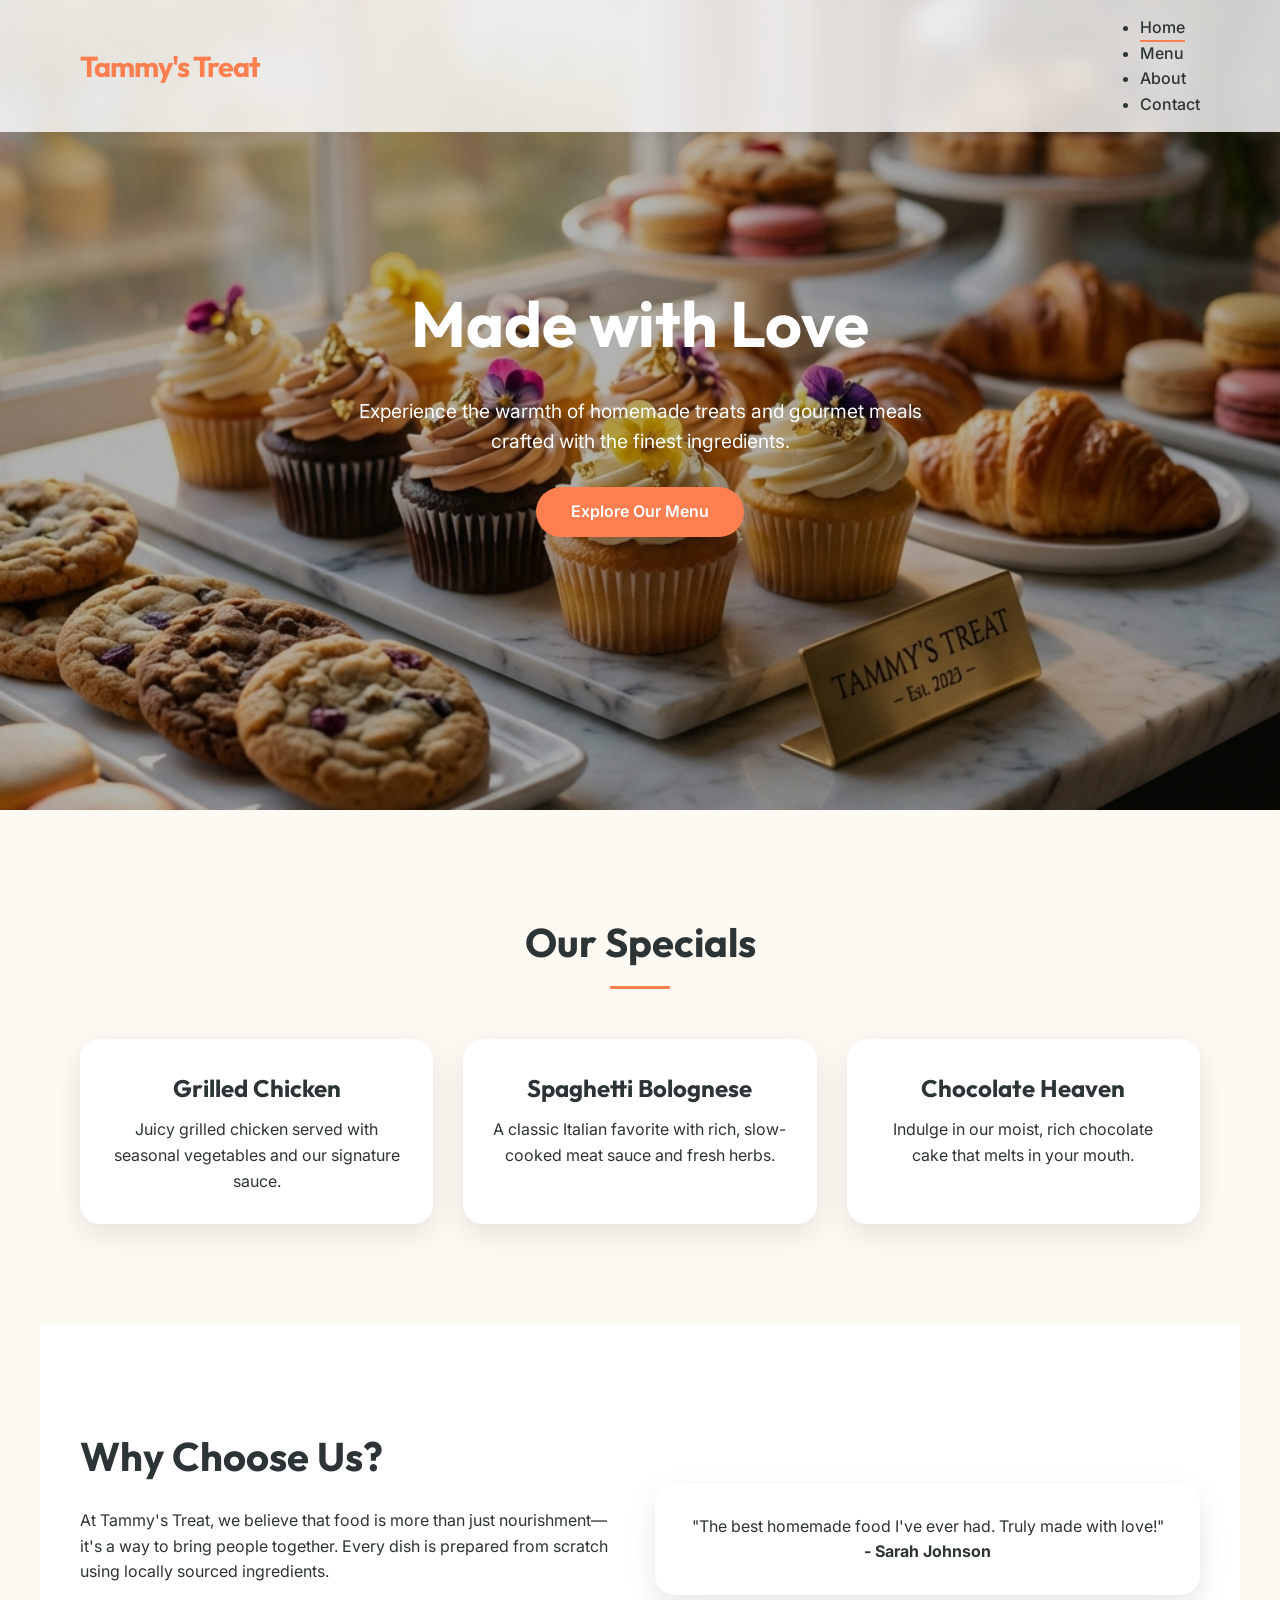
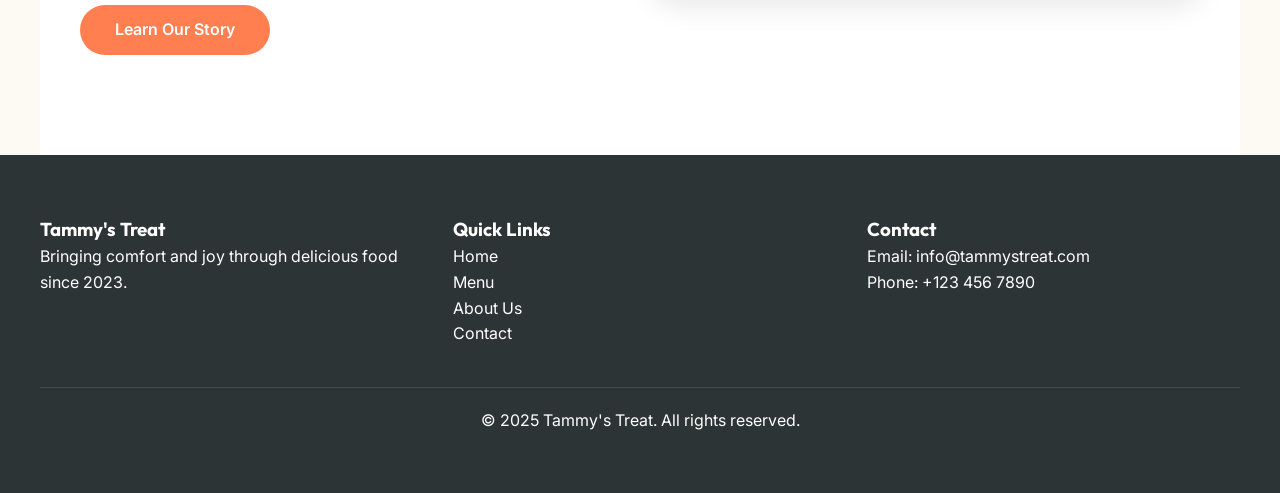
<file: index.html>
<!DOCTYPE html>
<html lang="en">

<head>
  <meta charset="UTF-8">
  <meta name="viewport" content="width=device-width, initial-scale=1.0">
  <meta name="description" content="Tammy's Treat - Delicious homemade meals and gourmet treats made with love.">
  <title>Tammy's Treat | Delicious Homemade Meals</title>
  <link rel="stylesheet" href="css/style.css">
</head>

<body>
  <header>
    <div class="nav-container">
      <a href="index.html" class="logo">Tammy's Treat</a>
      <nav>
        <ul>
          <li><a href="index.html" class="active">Home</a></li>
          <li><a href="menu.html">Menu</a></li>
          <li><a href="about.html">About</a></li>
          <li><a href="contact.html">Contact</a></li>
        </ul>
      </nav>
    </div>
  </header>

  <section class="hero">
    <div class="hero-content">
      <h1>Made with Love</h1>
      <p>Experience the warmth of homemade treats and gourmet meals crafted with the finest ingredients.</p>
      <a href="menu.html" class="btn">Explore Our Menu</a>
    </div>
  </section>

  <section class="section" id="featured">
    <h2 class="section-title">Our Specials</h2>
    <div class="grid">
      <div class="card">
        <h3>Grilled Chicken</h3>
        <p>Juicy grilled chicken served with seasonal vegetables and our signature sauce.</p>
      </div>
      <div class="card">
        <h3>Spaghetti Bolognese</h3>
        <p>A classic Italian favorite with rich, slow-cooked meat sauce and fresh herbs.</p>
      </div>
      <div class="card">
        <h3>Chocolate Heaven</h3>
        <p>Indulge in our moist, rich chocolate cake that melts in your mouth.</p>
      </div>
    </div>
  </section>

  <section class="section" style="background: #fff;">
    <div class="grid" style="align-items: center;">
      <div>
        <h2 style="font-size: 2.5rem; margin-bottom: 20px;">Why Choose Us?</h2>
        <p style="margin-bottom: 20px;">At Tammy's Treat, we believe that food is more than just nourishment—it's a way
          to bring people together. Every dish is prepared from scratch using locally sourced ingredients.</p>
        <a href="about.html" class="btn">Learn Our Story</a>
      </div>
      <div class="card">
        <p>"The best homemade food I've ever had. Truly made with love!"</p>
        <p><strong>- Sarah Johnson</strong></p>
      </div>
    </div>
  </section>

  <footer>
    <div class="footer-content">
      <div>
        <h3>Tammy's Treat</h3>
        <p>Bringing comfort and joy through delicious food since 2023.</p>
      </div>
      <div>
        <h3>Quick Links</h3>
        <ul style="list-style: none;">
          <li><a href="index.html" style="color: white; text-decoration: none;">Home</a></li>
          <li><a href="menu.html" style="color: white; text-decoration: none;">Menu</a></li>
          <li><a href="about.html" style="color: white; text-decoration: none;">About Us</a></li>
          <li><a href="contact.html" style="color: white; text-decoration: none;">Contact</a></li>
        </ul>
      </div>
      <div>
        <h3>Contact</h3>
        <p>Email: info@tammystreat.com</p>
        <p>Phone: +123 456 7890</p>
      </div>
    </div>
    <div class="footer-bottom">
      <p>&copy; 2025 Tammy's Treat. All rights reserved.</p>
    </div>
  </footer>
</body>

</html>
</file>
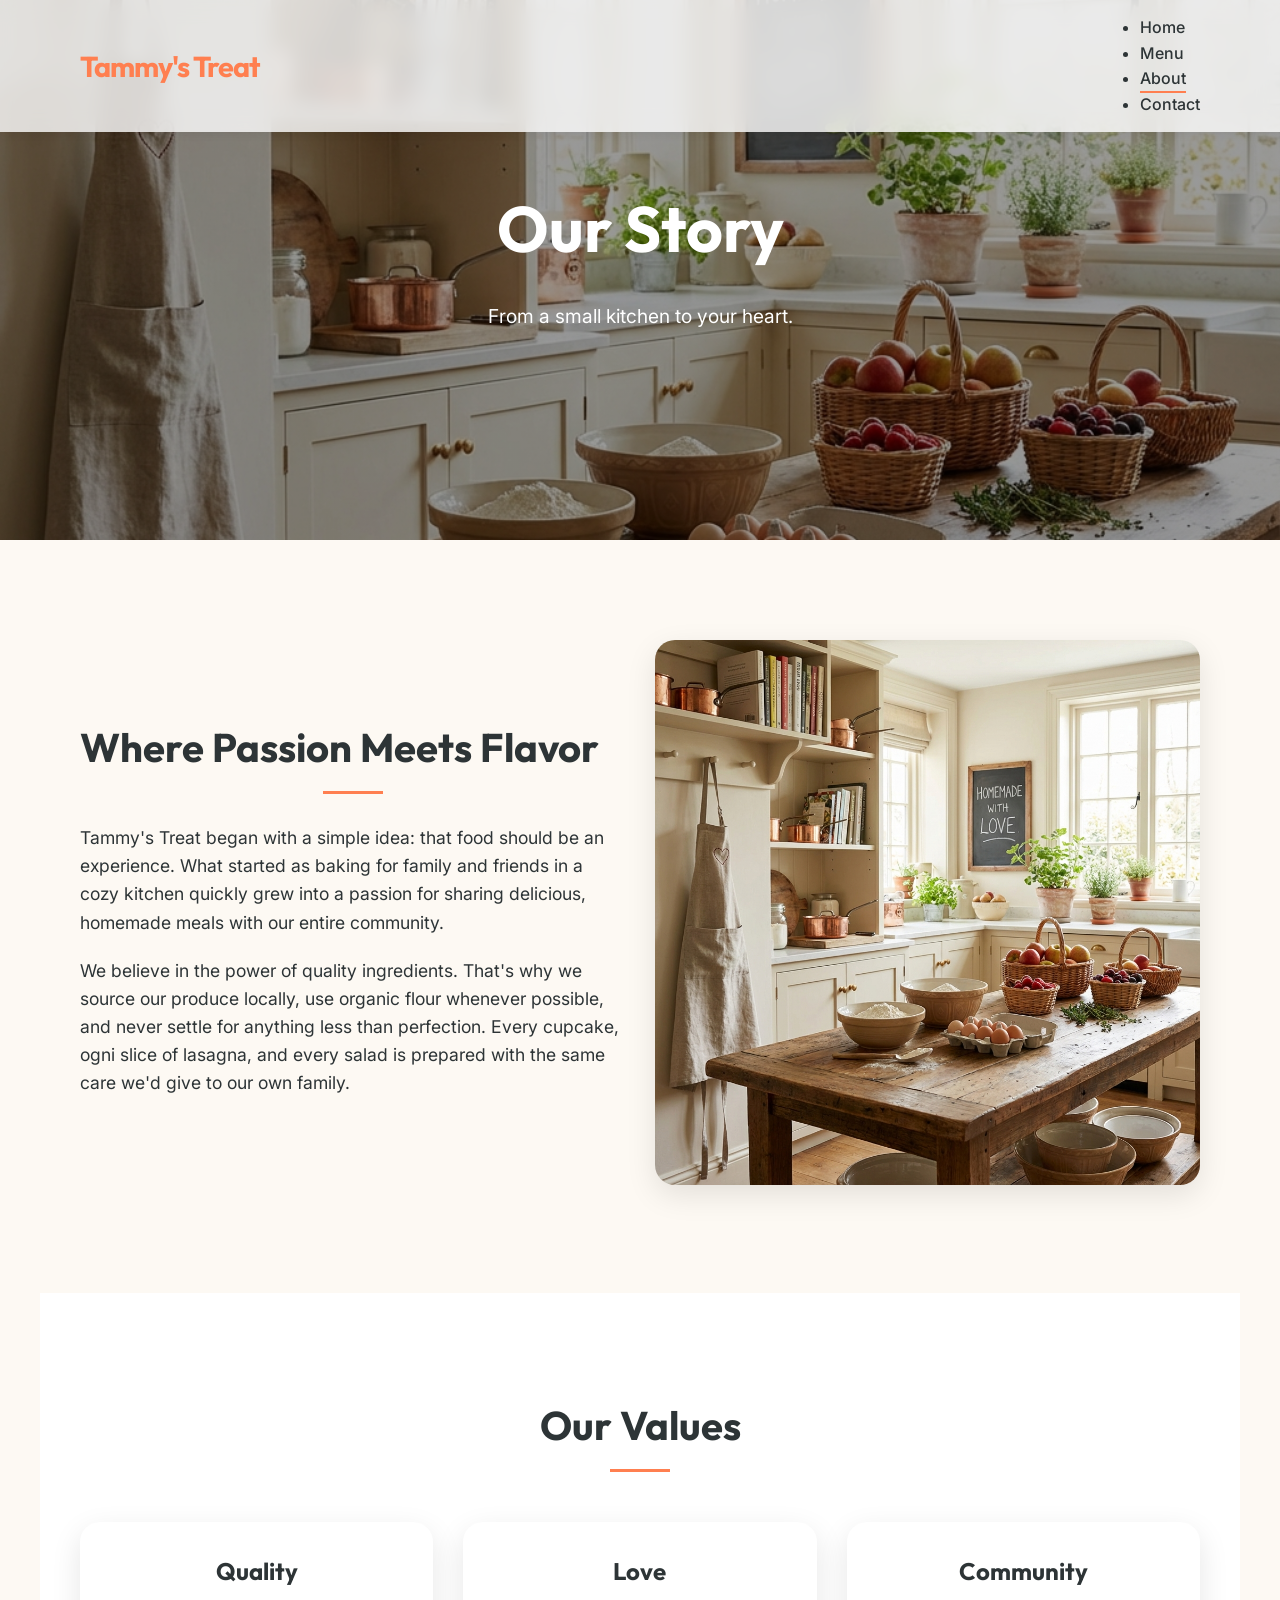
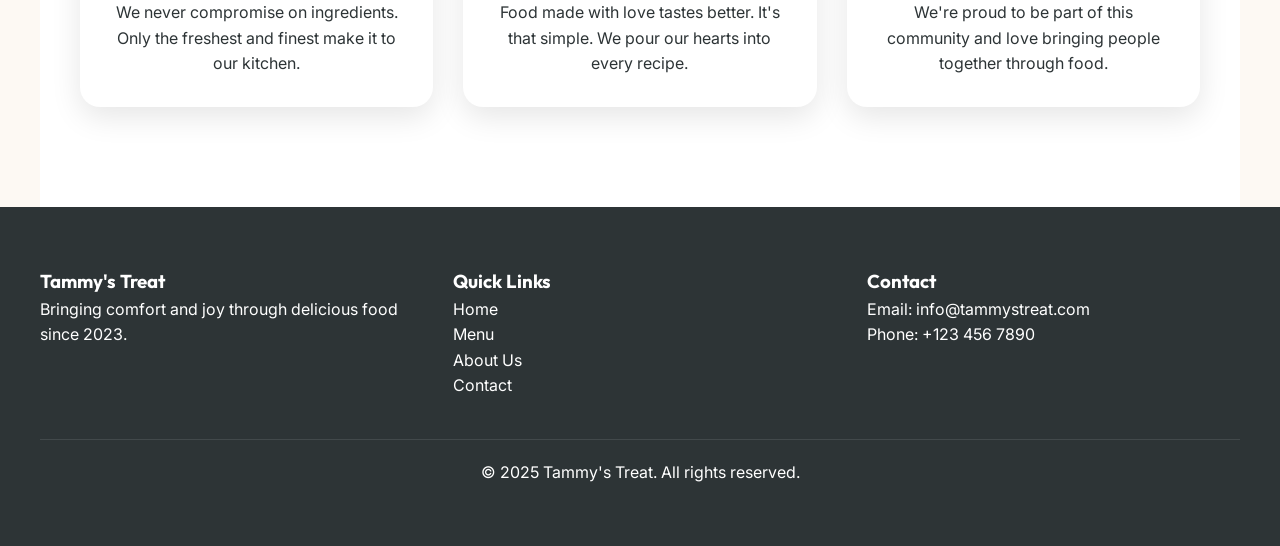
<file: about.html>
<!DOCTYPE html>
<html lang="en">

<head>
    <meta charset="UTF-8">
    <meta name="viewport" content="width=device-width, initial-scale=1.0">
    <meta name="description"
        content="Learn about Tammy's Treat - our story, our passion, and our commitment to quality.">
    <title>About Us | Tammy's Treat</title>
    <link rel="stylesheet" href="css/style.css">
</head>

<body>
    <header>
        <div class="nav-container">
            <a href="index.html" class="logo">Tammy's Treat</a>
            <nav>
                <ul>
                    <li><a href="index.html">Home</a></li>
                    <li><a href="menu.html">Menu</a></li>
                    <li><a href="about.html" class="active">About</a></li>
                    <li><a href="contact.html">Contact</a></li>
                </ul>
            </nav>
        </div>
    </header>

    <section class="hero"
        style="background: linear-gradient(rgba(0,0,0,0.4), rgba(0,0,0,0.4)), url('images/about.png') no-repeat center/cover; height: 60vh;">
        <div class="hero-content">
            <h1>Our Story</h1>
            <p>From a small kitchen to your heart.</p>
        </div>
    </section>

    <section class="section">
        <div class="grid" style="align-items: center;">
            <div>
                <h2 class="section-title" style="text-align: left; margin-bottom: 30px;">Where Passion Meets Flavor</h2>
                <p style="margin-bottom: 20px; font-size: 1.1rem;">Tammy's Treat began with a simple idea: that food
                    should be an experience. What started as baking for family and friends in a cozy kitchen quickly
                    grew into a passion for sharing delicious, homemade meals with our entire community.</p>
                <p style="margin-bottom: 20px; font-size: 1.1rem;">We believe in the power of quality ingredients.
                    That's why we source our produce locally, use organic flour whenever possible, and never settle for
                    anything less than perfection. Every cupcake, ogni slice of lasagna, and every salad is prepared
                    with the same care we'd give to our own family.</p>
            </div>
            <div>
                <img src="images/about.png" alt="Our Kitchen"
                    style="width: 100%; border-radius: 20px; box-shadow: var(--shadow);">
            </div>
        </div>
    </section>

    <section class="section" style="background: var(--white);">
        <h2 class="section-title">Our Values</h2>
        <div class="grid">
            <div class="card">
                <h3>Quality</h3>
                <p>We never compromise on ingredients. Only the freshest and finest make it to our kitchen.</p>
            </div>
            <div class="card">
                <h3>Love</h3>
                <p>Food made with love tastes better. It's that simple. We pour our hearts into every recipe.</p>
            </div>
            <div class="card">
                <h3>Community</h3>
                <p>We're proud to be part of this community and love bringing people together through food.</p>
            </div>
        </div>
    </section>

    <footer>
        <div class="footer-content">
            <div>
                <h3>Tammy's Treat</h3>
                <p>Bringing comfort and joy through delicious food since 2023.</p>
            </div>
            <div>
                <h3>Quick Links</h3>
                <ul style="list-style: none;">
                    <li><a href="index.html" style="color: white; text-decoration: none;">Home</a></li>
                    <li><a href="menu.html" style="color: white; text-decoration: none;">Menu</a></li>
                    <li><a href="about.html" style="color: white; text-decoration: none;">About Us</a></li>
                    <li><a href="contact.html" style="color: white; text-decoration: none;">Contact</a></li>
                </ul>
            </div>
            <div>
                <h3>Contact</h3>
                <p>Email: info@tammystreat.com</p>
                <p>Phone: +123 456 7890</p>
            </div>
        </div>
        <div class="footer-bottom">
            <p>&copy; 2025 Tammy's Treat. All rights reserved.</p>
        </div>
    </footer>
</body>

</html>
</file>
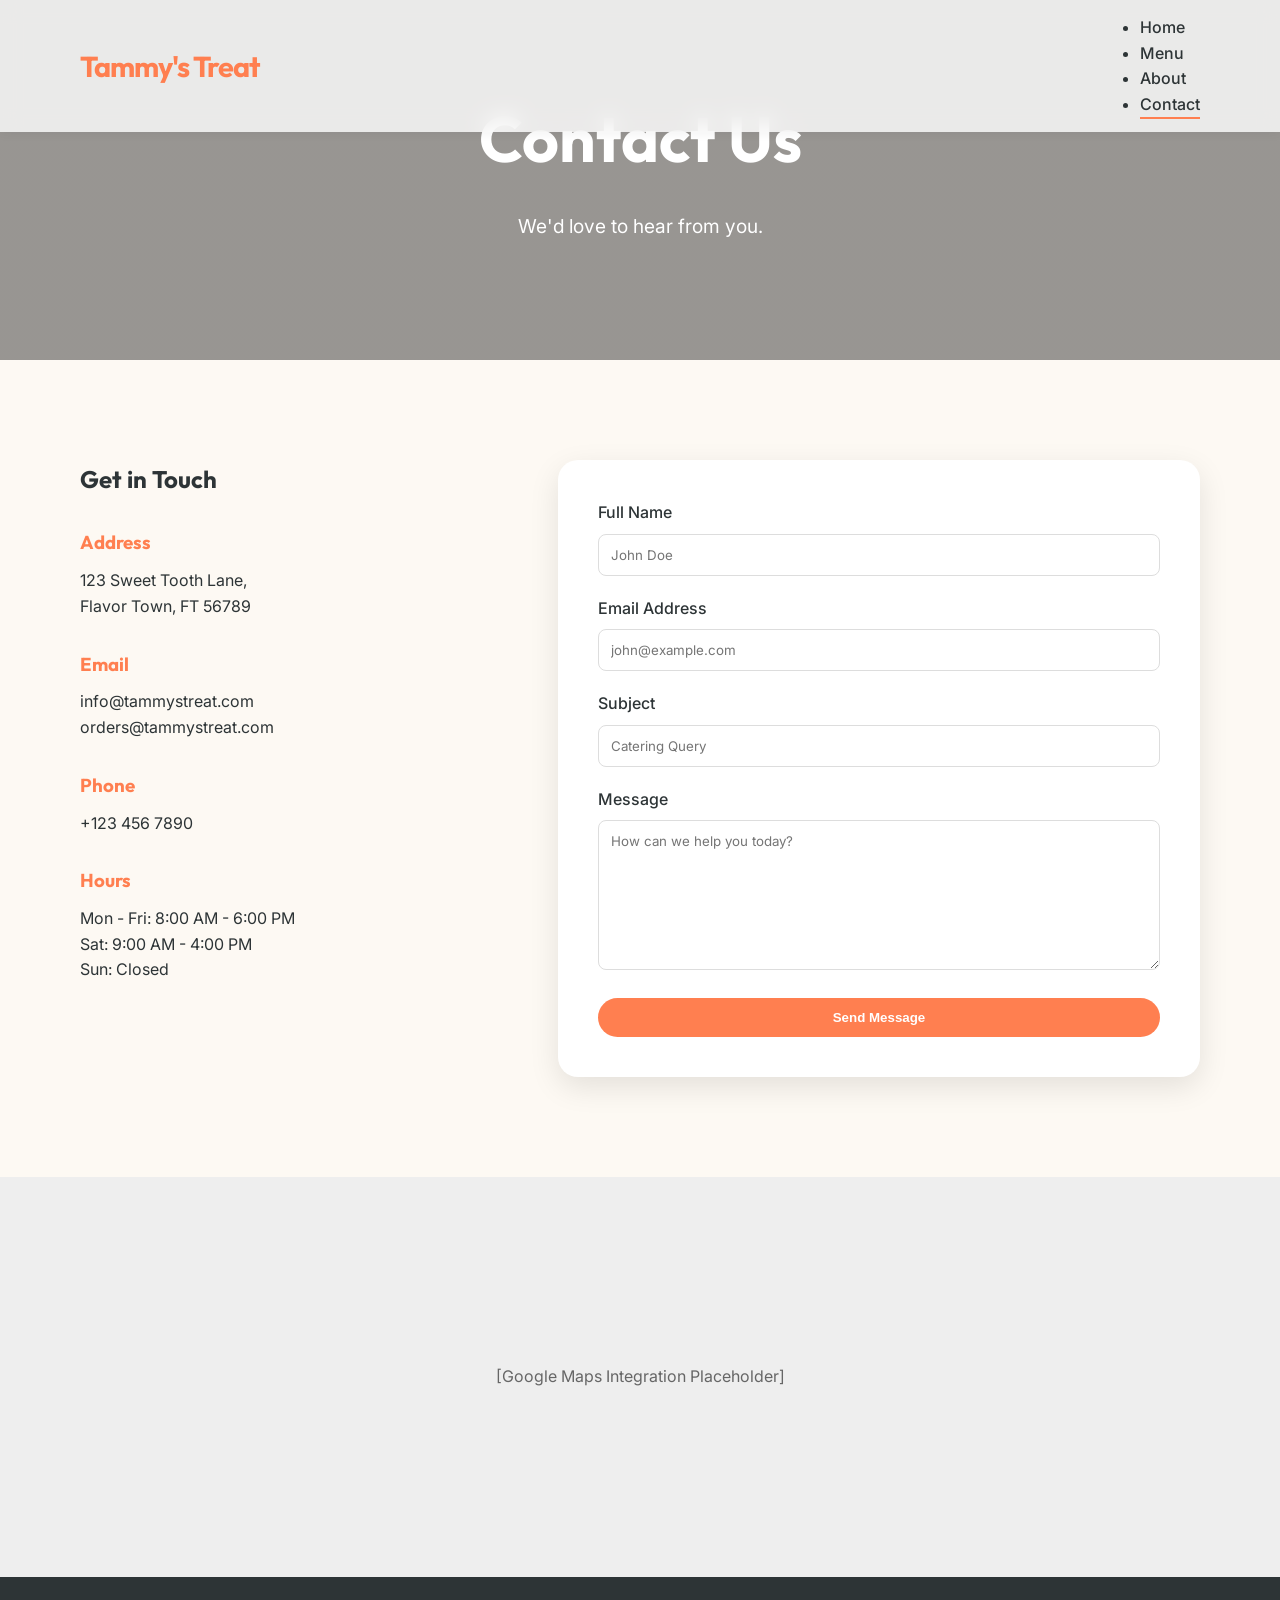
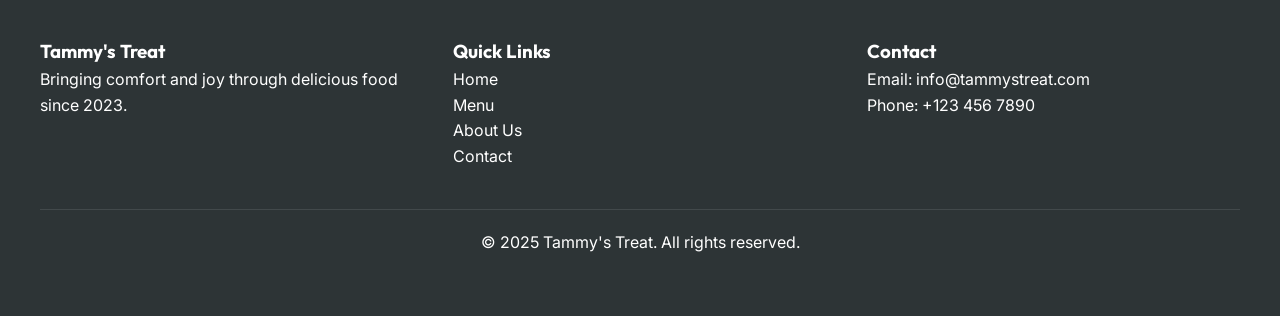
<file: contact.html>
<!DOCTYPE html>
<html lang="en">

<head>
    <meta charset="UTF-8">
    <meta name="viewport" content="width=device-width, initial-scale=1.0">
    <meta name="description" content="Get in touch with Tammy's Treat. We'd love to hear from you!">
    <title>Contact Us | Tammy's Treat</title>
    <link rel="stylesheet" href="css/style.css">
    <style>
        .contact-container {
            display: grid;
            grid-template-columns: 1fr 1.5fr;
            gap: 50px;
        }

        .contact-info div {
            margin-bottom: 30px;
        }

        .contact-info h3 {
            color: var(--primary);
            margin-bottom: 10px;
        }

        form {
            background: var(--white);
            padding: 40px;
            border-radius: 20px;
            box-shadow: var(--shadow);
        }

        .form-group {
            margin-bottom: 20px;
        }

        .form-group label {
            display: block;
            margin-bottom: 8px;
            font-weight: 500;
        }

        .form-group input,
        .form-group textarea {
            width: 100%;
            padding: 12px;
            border: 1px solid #ddd;
            border-radius: 8px;
            font-family: inherit;
        }

        .form-group textarea {
            height: 150px;
            resize: vertical;
        }

        @media (max-width: 900px) {
            .contact-container {
                grid-template-columns: 1fr;
            }
        }
    </style>
</head>

<body>
    <header>
        <div class="nav-container">
            <a href="index.html" class="logo">Tammy's Treat</a>
            <nav>
                <ul>
                    <li><a href="index.html">Home</a></li>
                    <li><a href="menu.html">Menu</a></li>
                    <li><a href="about.html">About</a></li>
                    <li><a href="contact.html" class="active">Contact</a></li>
                </ul>
            </nav>
        </div>
    </header>

    <section class="hero"
        style="background: linear-gradient(rgba(0,0,0,0.4), rgba(0,0,0,0.4)), url('https://images.unsplash.com/photo-1516550893923-42d28e5677af?q=80&w=1200') no-repeat center/cover; height: 40vh;">
        <div class="hero-content">
            <h1>Contact Us</h1>
            <p>We'd love to hear from you.</p>
        </div>
    </section>

    <section class="section">
        <div class="contact-container">
            <div class="contact-info">
                <h2 style="margin-bottom: 30px;">Get in Touch</h2>
                <div>
                    <h3>Address</h3>
                    <p>123 Sweet Tooth Lane,<br>Flavor Town, FT 56789</p>
                </div>
                <div>
                    <h3>Email</h3>
                    <p>info@tammystreat.com<br>orders@tammystreat.com</p>
                </div>
                <div>
                    <h3>Phone</h3>
                    <p>+123 456 7890</p>
                </div>
                <div>
                    <h3>Hours</h3>
                    <p>Mon - Fri: 8:00 AM - 6:00 PM<br>Sat: 9:00 AM - 4:00 PM<br>Sun: Closed</p>
                </div>
            </div>

            <div>
                <form>
                    <div class="form-group">
                        <label for="name">Full Name</label>
                        <input type="text" id="name" name="name" placeholder="John Doe" required>
                    </div>
                    <div class="form-group">
                        <label for="email">Email Address</label>
                        <input type="email" id="email" name="email" placeholder="john@example.com" required>
                    </div>
                    <div class="form-group">
                        <label for="subject">Subject</label>
                        <input type="text" id="subject" name="subject" placeholder="Catering Query" required>
                    </div>
                    <div class="form-group">
                        <label for="message">Message</label>
                        <textarea id="message" name="message" placeholder="How can we help you today?"
                            required></textarea>
                    </div>
                    <button type="submit" class="btn" style="width: 100%;">Send Message</button>
                </form>
            </div>
        </div>
    </section>

    <div
        style="width: 100%; height: 400px; background: #eee; display: flex; align-items: center; justify-content: center; color: #666;">
        <p>[Google Maps Integration Placeholder]</p>
    </div>

    <footer>
        <div class="footer-content">
            <div>
                <h3>Tammy's Treat</h3>
                <p>Bringing comfort and joy through delicious food since 2023.</p>
            </div>
            <div>
                <h3>Quick Links</h3>
                <ul style="list-style: none;">
                    <li><a href="index.html" style="color: white; text-decoration: none;">Home</a></li>
                    <li><a href="menu.html" style="color: white; text-decoration: none;">Menu</a></li>
                    <li><a href="about.html" style="color: white; text-decoration: none;">About Us</a></li>
                    <li><a href="contact.html" style="color: white; text-decoration: none;">Contact</a></li>
                </ul>
            </div>
            <div>
                <h3>Contact</h3>
                <p>Email: info@tammystreat.com</p>
                <p>Phone: +123 456 7890</p>
            </div>
        </div>
        <div class="footer-bottom">
            <p>&copy; 2025 Tammy's Treat. All rights reserved.</p>
        </div>
    </footer>
</body>

</html>
</file>
<file: css/style.css>
@import url('https://fonts.googleapis.com/css2?family=Outfit:wght@300;400;600;700&family=Inter:wght@300;400;500&display=swap');

:root {
    --primary: #ff7f50;
    --primary-dark: #e66a3e;
    --secondary: #ffb347;
    --dark: #2d3436;
    --light: #fdf9f3;
    --white: #ffffff;
    --shadow: 0 10px 30px rgba(0, 0, 0, 0.1);
    --transition: all 0.3s cubic-bezier(0.4, 0, 0.2, 1);
}

* {
    margin: 0;
    padding: 0;
    box-sizing: border-box;
}

body {
    font-family: 'Inter', sans-serif;
    background-color: var(--light);
    color: var(--dark);
    line-height: 1.6;
    overflow-x: hidden;
}

h1, h2, h3, .logo {
    font-family: 'Outfit', sans-serif;
    font-weight: 700;
}

/* Header & Navigation */
header {
    background: rgba(255, 255, 255, 0.8);
    backdrop-filter: blur(10px);
    position: fixed;
    top: 0;
    width: 100%;
    z-index: 1000;
    box-shadow: 0 2px 10px rgba(0,0,0,0.05);
}

.nav-container {
    max-width: 1200px;
    margin: 0 auto;
    padding: 15px 40px;
    display: flex;
    justify-content: space-between;
    align-items: center;
}

.logo {
    font-size: 1.8rem;
    color: var(--primary);
    text-decoration: none;
    letter-spacing: -1px;
}
git@github.com:aburumman/tammys_treat.git
https://github.com/aburumman/tammys_treat.git

nav ul {
    display: flex;
    list-style: none;
    gap: 30px;
}

nav a {
    text-decoration: none;
    color: var(--dark);
    font-weight: 500;
    font-size: 1rem;
    transition: var(--transition);
    position: relative;
}

nav a::after {
    content: '';
    position: absolute;
    bottom: -5px;
    left: 0;
    width: 0;
    height: 2px;
    background: var(--primary);
    transition: var(--transition);
}

nav a:hover::after, nav a.active::after {
    width: 100%;
}

nav a:hover {
    color: var(--primary);
}

/* Hero Section */
.hero {
    height: 90vh;
    background: linear-gradient(rgba(0,0,0,0.3), rgba(0,0,0,0.3)), url('../images/hero.png') no-repeat center/cover;
    display: flex;
    align-items: center;
    justify-content: center;
    text-align: center;
    color: var(--white);
    margin-top: 0;
}

.hero-content h1 {
    font-size: 4rem;
    margin-bottom: 20px;
    animation: fadeInUp 1s ease;
}

.hero-content p {
    font-size: 1.2rem;
    max-width: 600px;
    margin: 0 auto 30px;
    animation: fadeInUp 1.2s ease;
}

.btn {
    display: inline-block;
    padding: 12px 35px;
    background: var(--primary);
    color: var(--white);
    text-decoration: none;
    border-radius: 50px;
    font-weight: 600;
    transition: var(--transition);
    border: none;
    cursor: pointer;
}

.btn:hover {
    background: var(--primary-dark);
    transform: translateY(-3px);
    box-shadow: 0 5px 15px rgba(255, 127, 80, 0.4);
}

/* Sections */
.section {
    padding: 100px 40px;
    max-width: 1200px;
    margin: 0 auto;
}

.section-title {
    text-align: center;
    font-size: 2.5rem;
    margin-bottom: 50px;
    position: relative;
    padding-bottom: 15px;
}

.section-title::after {
    content: '';
    position: absolute;
    bottom: 0;
    left: 50%;
    transform: translateX(-50%);
    width: 60px;
    height: 3px;
    background: var(--primary);
}

/* Grid Layouts */
.grid {
    display: grid;
    grid-template-columns: repeat(auto-fit, minmax(300px, 1fr));
    gap: 30px;
}

.card {
    background: var(--white);
    padding: 30px;
    border-radius: 20px;
    box-shadow: var(--shadow);
    transition: var(--transition);
    text-align: center;
}

.card:hover {
    transform: translateY(-10px);
}

.card img {
    width: 100%;
    height: 200px;
    object-fit: cover;
    border-radius: 15px;
    margin-bottom: 20px;
}

.card h3 {
    margin-bottom: 10px;
    font-size: 1.5rem;
}

/* Footer */
footer {
    background: var(--dark);
    color: var(--white);
    padding: 60px 40px;
    text-align: center;
}

.footer-content {
    max-width: 1200px;
    margin: 0 auto;
    display: grid;
    grid-template-columns: repeat(auto-fit, minmax(200px, 1fr));
    gap: 40px;
    text-align: left;
}

.footer-bottom {
    margin-top: 40px;
    padding-top: 20px;
    border-top: 1px solid rgba(255,255,255,0.1);
}

/* Animations */
@keyframes fadeInUp {
    from {
        opacity: 0;
        transform: translateY(30px);
    }
    to {
        opacity: 1;
        transform: translateY(0);
    }
}

/* Responsive */
@media (max-width: 768px) {
    .nav-container {
        flex-direction: column;
        gap: 15px;
    }
    .hero-content h1 {
        font-size: 2.5rem;
    }
}
</file>
